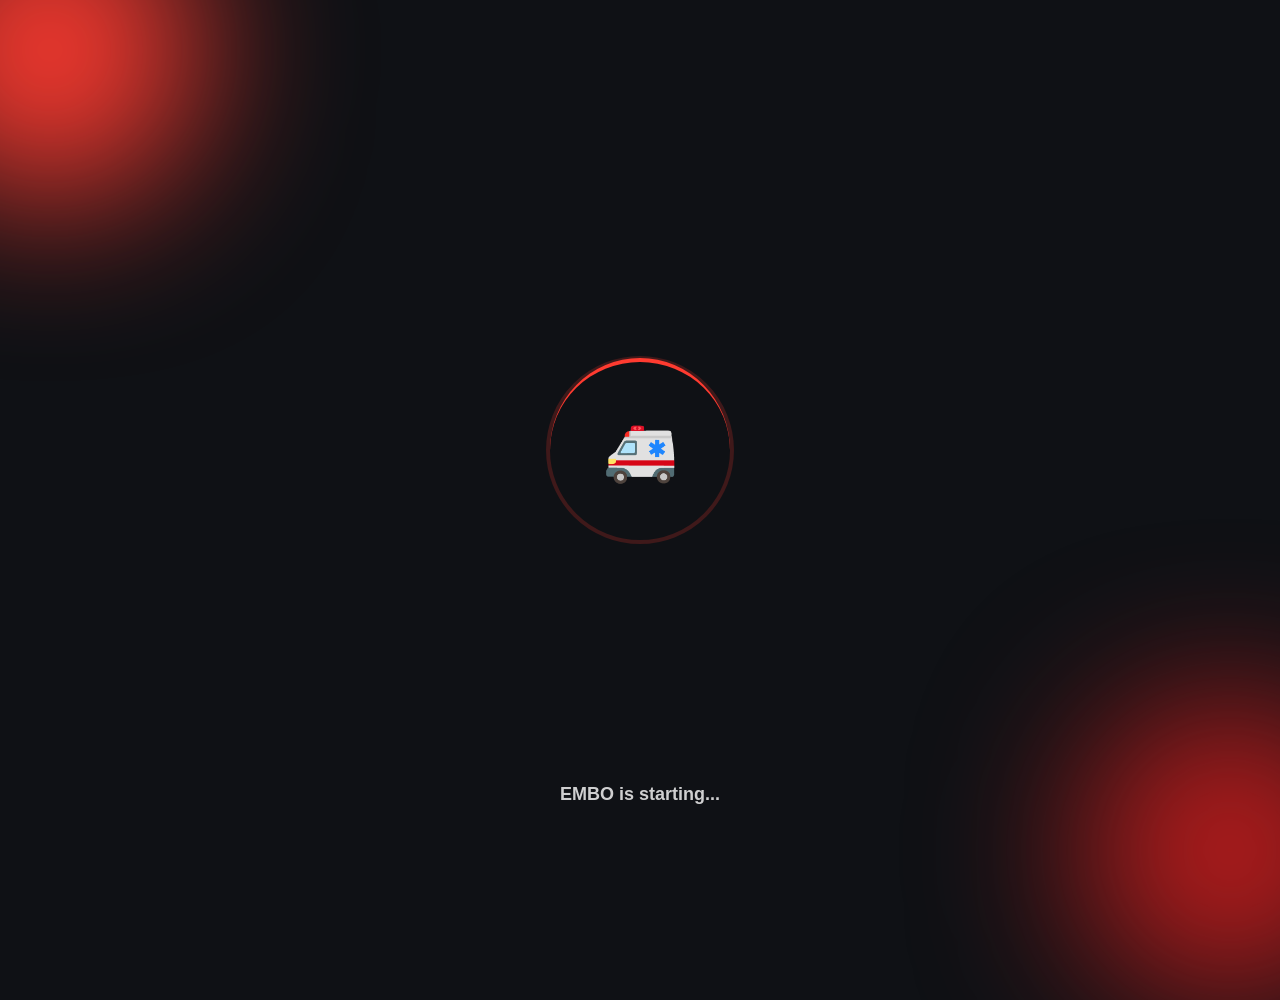
<file: EMBU-System/EMBU - App/index.html>
<!DOCTYPE html>
<html lang="en">
<head>
<meta charset="UTF-8">
<title>EMBU - Loading</title>

<style>

body{
    margin:0;
    height:100vh;
    display:flex;
    justify-content:center;
    align-items:center;
    background:#0f1115;
    font-family:Poppins, sans-serif;
    overflow:hidden;
}

/* 🔴 Background Glow */
.glow1,.glow2{
    position:absolute;
    border-radius:50%;
    filter:blur(80px);
}

.glow1{
    width:300px;
    height:300px;
    background:#ff3b30;
    top:-100px;
    left:-100px;
}

.glow2{
    width:300px;
    height:300px;
    background:#b71c1c;
    bottom:-100px;
    right:-100px;
}

/* 🚑 CENTER CIRCLE */
.loader{
    position:relative;
    width:180px;
    height:180px;
    border-radius:50%;
    border:4px solid rgba(255,59,48,0.2);
    display:flex;
    justify-content:center;
    align-items:center;
    animation:rotate 2s linear infinite;
}

/* spinning ring */
.loader::before{
    content:"";
    position:absolute;
    width:100%;
    height:100%;
    border-radius:50%;
    border-top:4px solid #ff3b30;
    animation:spin 1s linear infinite;
}

/* 🚑 ambulance */
.ambulance{
    font-size:60px;
    animation:float 1.2s ease-in-out infinite;
    z-index:2;
}

/* animations */
@keyframes spin{
    0%{transform:rotate(0);}
    100%{transform:rotate(360deg);}
}

@keyframes rotate{
    0%{transform:rotate(0);}
    100%{transform:rotate(-360deg);}
}

@keyframes float{
    0%,100%{transform:translateY(0);}
    50%{transform:translateY(-10px);}
}

/* text */
h2{
    position:absolute;
    bottom:80px;
    color:white;
    font-size:18px;
    opacity:0.8;
}

</style>
</head>

<body>

<div class="glow1"></div>
<div class="glow2"></div>

<div class="loader">
    <div class="ambulance">🚑</div>
</div>

<h2>EMBO is starting...</h2>

<script>
setTimeout(()=>{
    window.location.href = "login.html";
}, 3000);
</script>

</body>
</html>
</file>
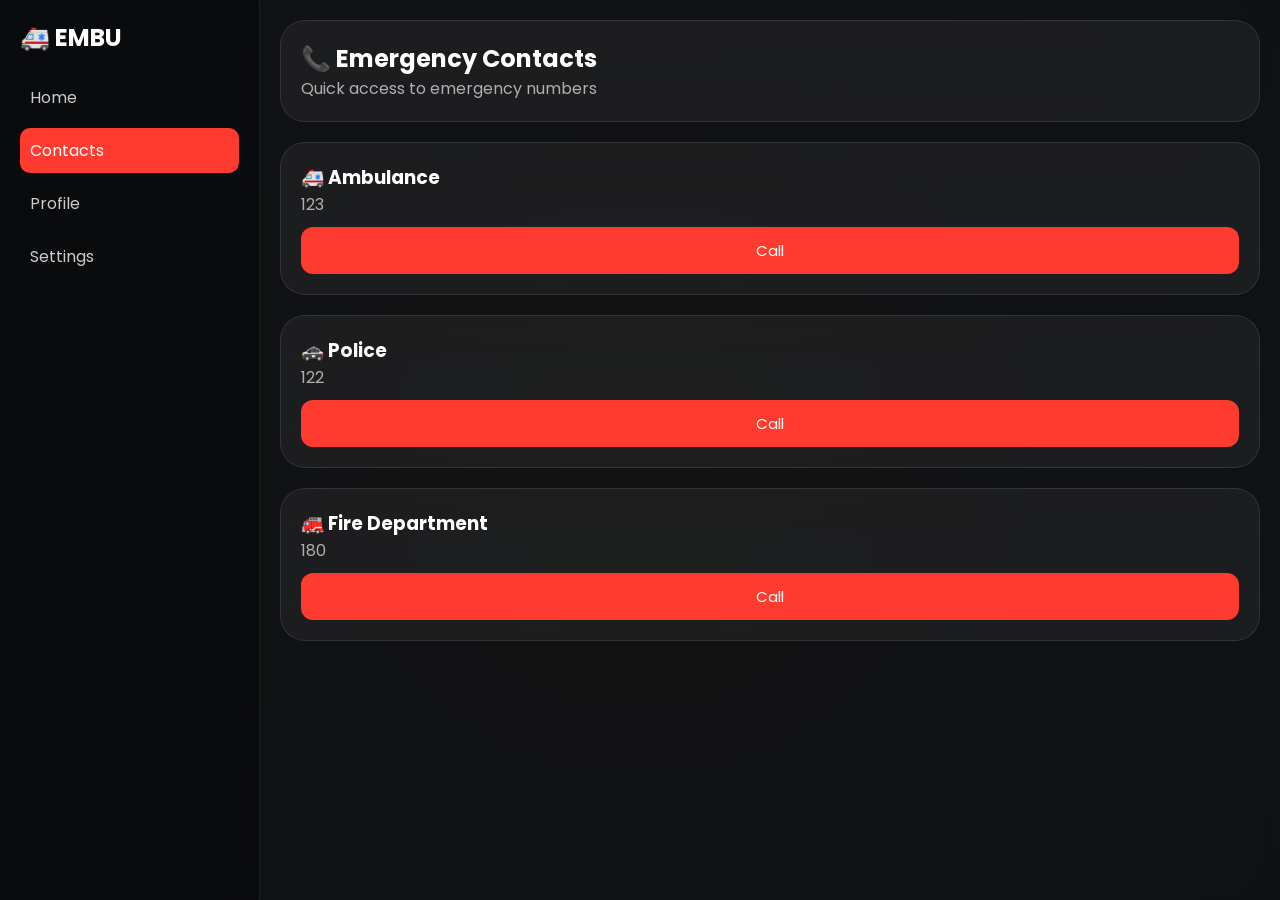
<file: EMBU-System/EMBU - App/contacts.html>
<!DOCTYPE html>
<html>
<head>
    <title>EMBU - Contacts</title>
    <link rel="stylesheet" href="style.css">
</head>

<body>

<div class="app">

    <!-- Sidebar -->
    <div class="sidebar">
        <h2>🚑 EMBU</h2>

        <a href="home.html">Home</a>
        
        <a href="contacts.html" class="active">Contacts</a>
        <a href="profile.html">Profile</a>
        <a href="settings.html">Settings</a>
    </div>

    <!-- Main -->
    <div class="main">

        <div class="card">
            <h2>📞 Emergency Contacts</h2>
            <p>Quick access to emergency numbers</p>
        </div>

        <div class="card">
            <h3>🚑 Ambulance</h3>
            <p>123</p>
            <button class="btn">Call</button>
        </div>

        <div class="card">
            <h3>🚓 Police</h3>
            <p>122</p>
            <button class="btn">Call</button>
        </div>

        <div class="card">
            <h3>🚒 Fire Department</h3>
            <p>180</p>
            <button class="btn">Call</button>
        </div>

    </div>

</div>

</body>
</html>
</html>
</file>
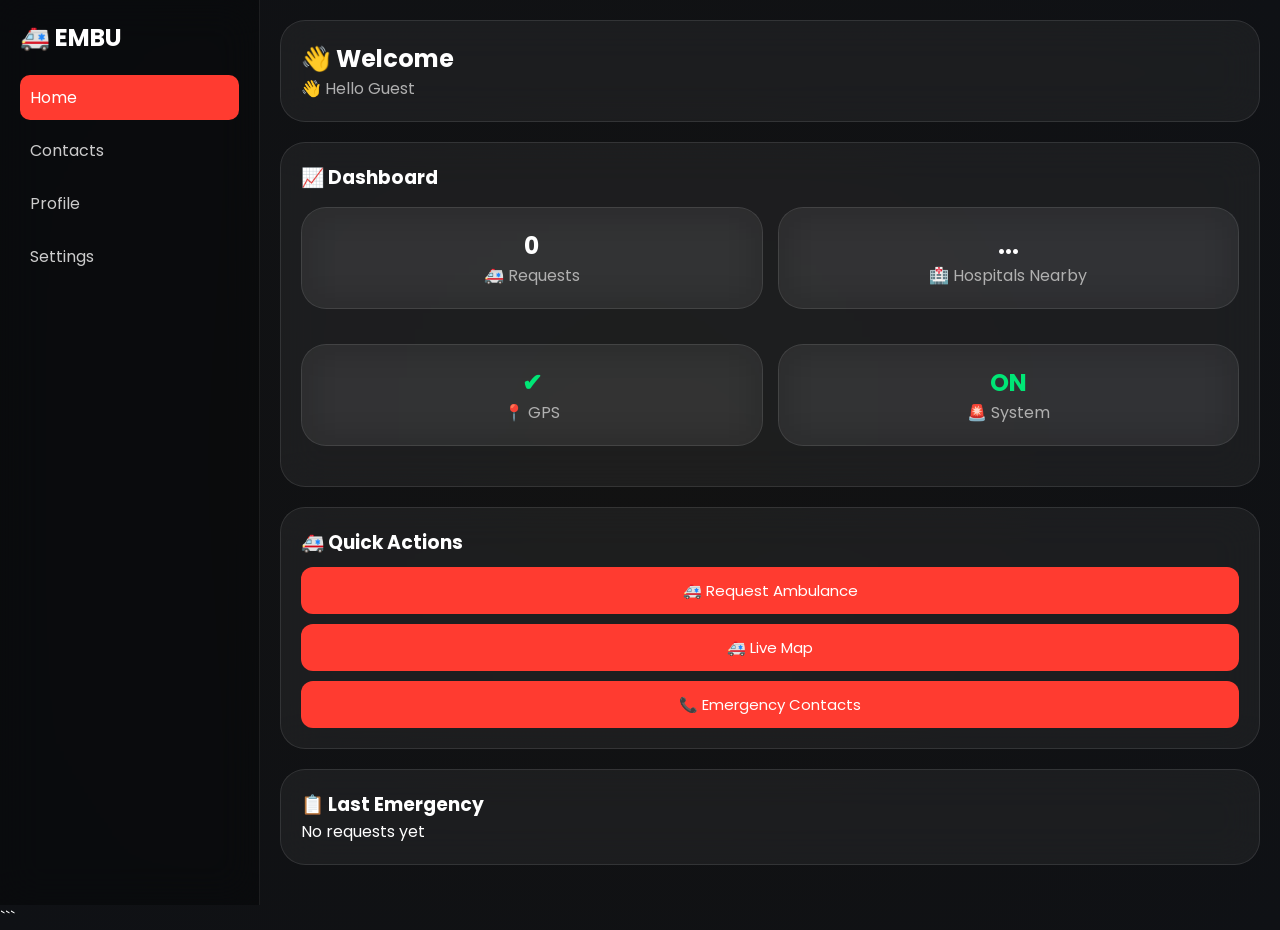
<file: EMBU-System/EMBU - App/home.html>
<!DOCTYPE html>
<html>
<head>
    <title>EMBU - Home</title>
    <link rel="stylesheet" href="style.css">
</head>

<body>

<div class="app">

    <!-- ===== SIDEBAR ===== -->
    <div class="sidebar">
        <h2>🚑 EMBU</h2>

        <a href="home.html" class="active">Home</a>
        
        <a href="contacts.html">Contacts</a>
        <a href="profile.html">Profile</a>
        <a href="settings.html">Settings</a>
    </div>

    <!-- ===== MAIN ===== -->
    <div class="main">

        <!-- Welcome -->
        <div class="card">
            <h2>👋 Welcome</h2>
            <p id="user">Loading user...</p>
        </div>

        <!-- ===== DASHBOARD STATS (CARDS) ===== -->
        <div class="card">
            <h3>📈 Dashboard</h3>

            <div style="display:grid;grid-template-columns:repeat(2,1fr);gap:15px;margin-top:15px;">

                <div class="card" style="text-align:center;">
                    <h2 id="totalRequests">0</h2>
                    <p>🚑 Requests</p>
                </div>

                <div class="card" style="text-align:center;">
                    <h2 id="hospitalCount">...</h2>
                    <p>🏥 Hospitals Nearby</p>
                </div>

                <div class="card" style="text-align:center;">
                    <h2 class="online">✔</h2>
                    <p>📍 GPS</p>
                </div>

                <div class="card" style="text-align:center;">
                    <h2 class="online">ON</h2>
                    <p>🚨 System</p>
                </div>

            </div>
        </div>

        <!-- Quick Actions -->
        <div class="card">

            <h3>🚑 Quick Actions</h3>

            <button class="btn" onclick="goRequest()">🚑 Request Ambulance</button>
            <button class="btn" onclick="goLiveMap()">🚑 Live Map</button>
            <button class="btn" onclick="goContacts()">📞 Emergency Contacts</button>

        </div>

        <!-- Last Emergency -->
        <div class="card">

            <h3>📋 Last Emergency</h3>

            <div id="lastEmergency">
                No requests yet
            </div>

        </div>

    </div>

</div>

<script>

/////////////////////////////////////////////////////
// USER
/////////////////////////////////////////////////////
let user = JSON.parse(localStorage.getItem("embo_user"));

if(user){
    document.getElementById("user").innerHTML =
        "👋 Hello, " + user.name;
} else {
    document.getElementById("user").innerHTML =
        "👋 Hello Guest";
}


/////////////////////////////////////////////////////
// REQUESTS COUNT
/////////////////////////////////////////////////////

let requests =
JSON.parse(localStorage.getItem("embo_requests")) || [];

document.getElementById("totalRequests").innerHTML =
requests.length;

/////////////////////////////////////////////////////
// LAST REQUEST
/////////////////////////////////////////////////////

if(requests.length > 0){

    let last = requests[requests.length - 1];

    document.getElementById("lastEmergency").innerHTML = `
        <p>🚑 Type: ${last.type}</p>
        <p>⏰ Time: ${last.time}</p>
        <p>📡 Status: ${last.status}</p>
    `;
}

/////////////////////////////////////////////////////
// NEARBY HOSPITALS
/////////////////////////////////////////////////////

navigator.geolocation.getCurrentPosition(async function(pos){

    let lat = pos.coords.latitude;
    let lng = pos.coords.longitude;

    let query = `
    [out:json];
    node["amenity"="hospital"](around:7000,${lat},${lng});
    out;
    `;

    let url =
    "https://overpass-api.de/api/interpreter?data=" +
    encodeURIComponent(query);

    try{

        let res = await fetch(url);
        let data = await res.json();

        document.getElementById("hospitalCount").innerHTML =
        data.elements.length;

    }
    catch{

        document.getElementById("hospitalCount").innerHTML =
        "0";

    }

});

/////////////////////////////////////////////////////
// NAVIGATION
/////////////////////////////////////////////////////

function goRequest(){
    window.location.href = "request.html";
}

function goLiveMap(){
    window.location.href = "livemap.html";
}

function goContacts(){
    window.location.href = "contacts.html";
}

</script>

</body>
</html>
```
</file>
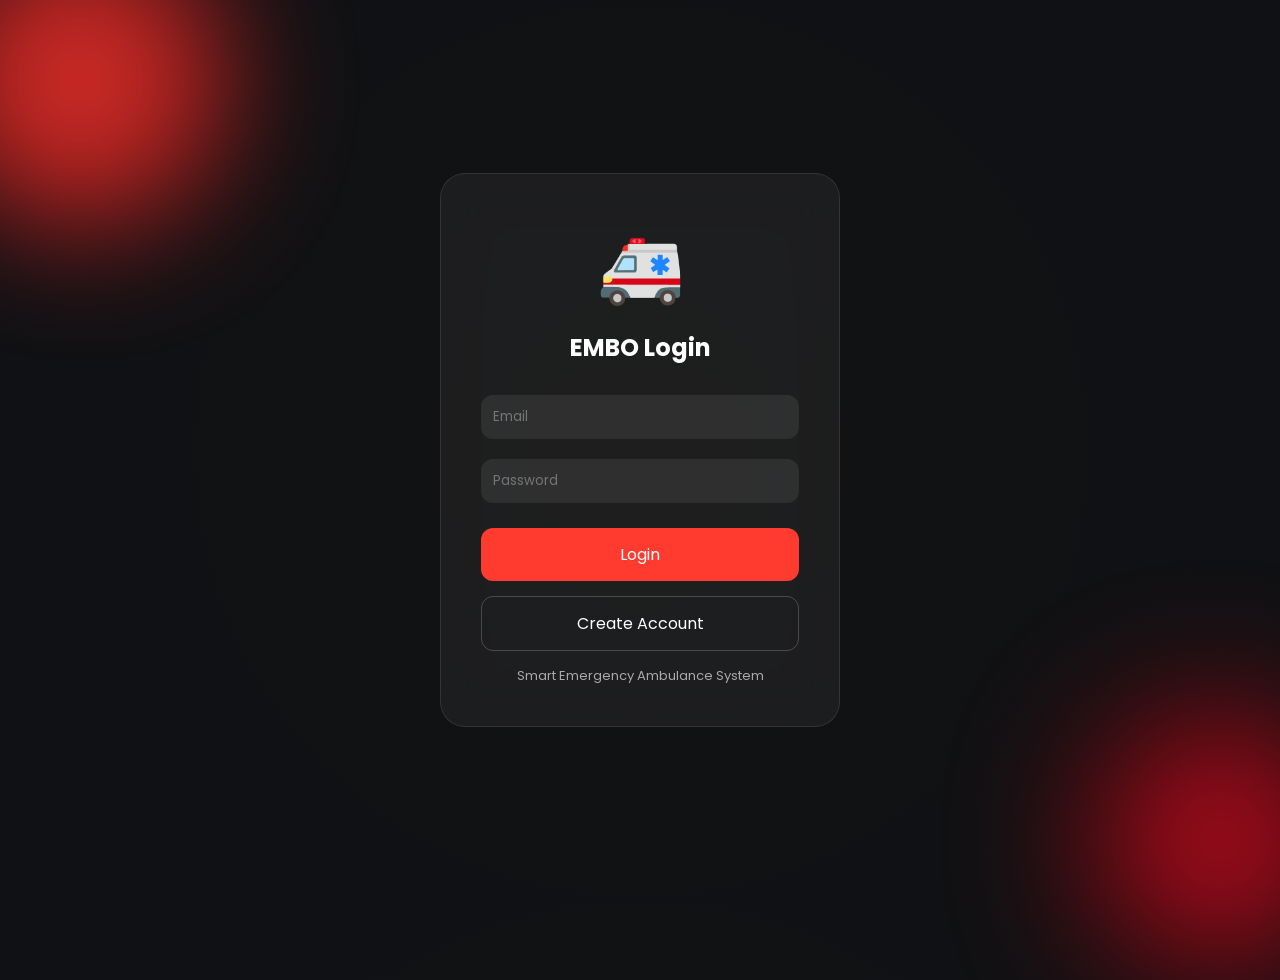
<file: EMBU-System/EMBU - App/login.html>
<!DOCTYPE html>
<html lang="en">
<head>
<meta charset="UTF-8">
<title>EMBU - Login</title>

<link href="https://fonts.googleapis.com/css2?family=Poppins:wght@300;400;500;600;700&display=swap" rel="stylesheet">

<style>

*{
    margin:0;
    padding:0;
    box-sizing:border-box;
    font-family:'Poppins',sans-serif;
}

body{
    height:100vh;
    display:flex;
    justify-content:center;
    align-items:center;
    background: radial-gradient(circle at center, #121212 0%, #0f1115 100%);
    overflow:hidden;
}

/* 🔴 Glow Background */
.circle1{
    position:absolute;
    width:320px;
    height:320px;
    background:radial-gradient(circle, #ff3b30 0%, #b71c1c 60%, transparent 80%);
    border-radius:50%;
    filter:blur(60px);
    top:-80px;
    left:-80px;
    opacity:0.9;
}

.circle2{
    position:absolute;
    width:280px;
    height:280px;
    background:radial-gradient(circle, #ff1744 0%, #8e0000 60%, transparent 80%);
    border-radius:50%;
    filter:blur(70px);
    bottom:-80px;
    right:-80px;
    opacity:0.85;
}

/* 🧊 Card */
.card{
    width:400px;
    padding:40px;
    text-align:center;

    background:rgba(255,255,255,0.05);
    border:1px solid rgba(255,255,255,0.1);
    backdrop-filter:blur(20px);
    border-radius:25px;
    color:white;

    animation:fade 1s ease;
}

.logo{
    font-size:70px;
    margin-bottom:10px;
}

h2{
    margin-bottom:20px;
}

input{
    width:100%;
    padding:12px;
    margin:10px 0;
    border:none;
    border-radius:12px;
    background:rgba(255,255,255,0.08);
    color:white;
    outline:none;
}

input:focus{
    border:1px solid #ff3b30;
    box-shadow:0 0 10px rgba(255,59,48,0.4);
}

/* 🔘 Buttons */
button{
    width:100%;
    padding:14px;
    margin-top:15px;
    border:none;
    border-radius:12px;
    background:#ff3b30;
    color:white;
    font-size:16px;
    cursor:pointer;
    transition:.3s;
}

button:hover{
    transform:translateY(-3px);
    box-shadow:0 10px 25px rgba(255,59,48,0.4);
}

.secondary{
    background:transparent;
    border:1px solid rgba(255,255,255,0.2);
}

.secondary:hover{
    background:rgba(255,255,255,0.08);
}

/* ✨ Animation */
@keyframes fade{
from{
    opacity:0;
    transform:translateY(20px);
}
to{
    opacity:1;
    transform:translateY(0);
}
}

.small{
    margin-top:15px;
    font-size:13px;
    color:#aaa;
}

</style>
</head>

<body>

<div class="circle1"></div>
<div class="circle2"></div>

<div class="card">

    <div class="logo">🚑</div>

    <h2>EMBO Login</h2>

    <input type="email" id="email" placeholder="Email">
    <input type="password" id="password" placeholder="Password">

    <button onclick="login()">Login</button>

    <button class="secondary"
    onclick="window.location.href='register.html'">
        Create Account
    </button>

    <div class="small">
        Smart Emergency Ambulance System
    </div>

</div>

<script>
function login(){

    let email = document.getElementById("email").value;
    let password = document.getElementById("password").value;

    let savedUser = JSON.parse(localStorage.getItem("embo_user"));

    if(!savedUser){
        alert("No account found");
        return;
    }

    if(email === savedUser.email && password === savedUser.password){

        localStorage.setItem("embo_logged", "true");
        window.location.href = "home.html";

    } else {
        alert("Wrong email or password");
    }
}

</script>

</body>
</html>
</file>
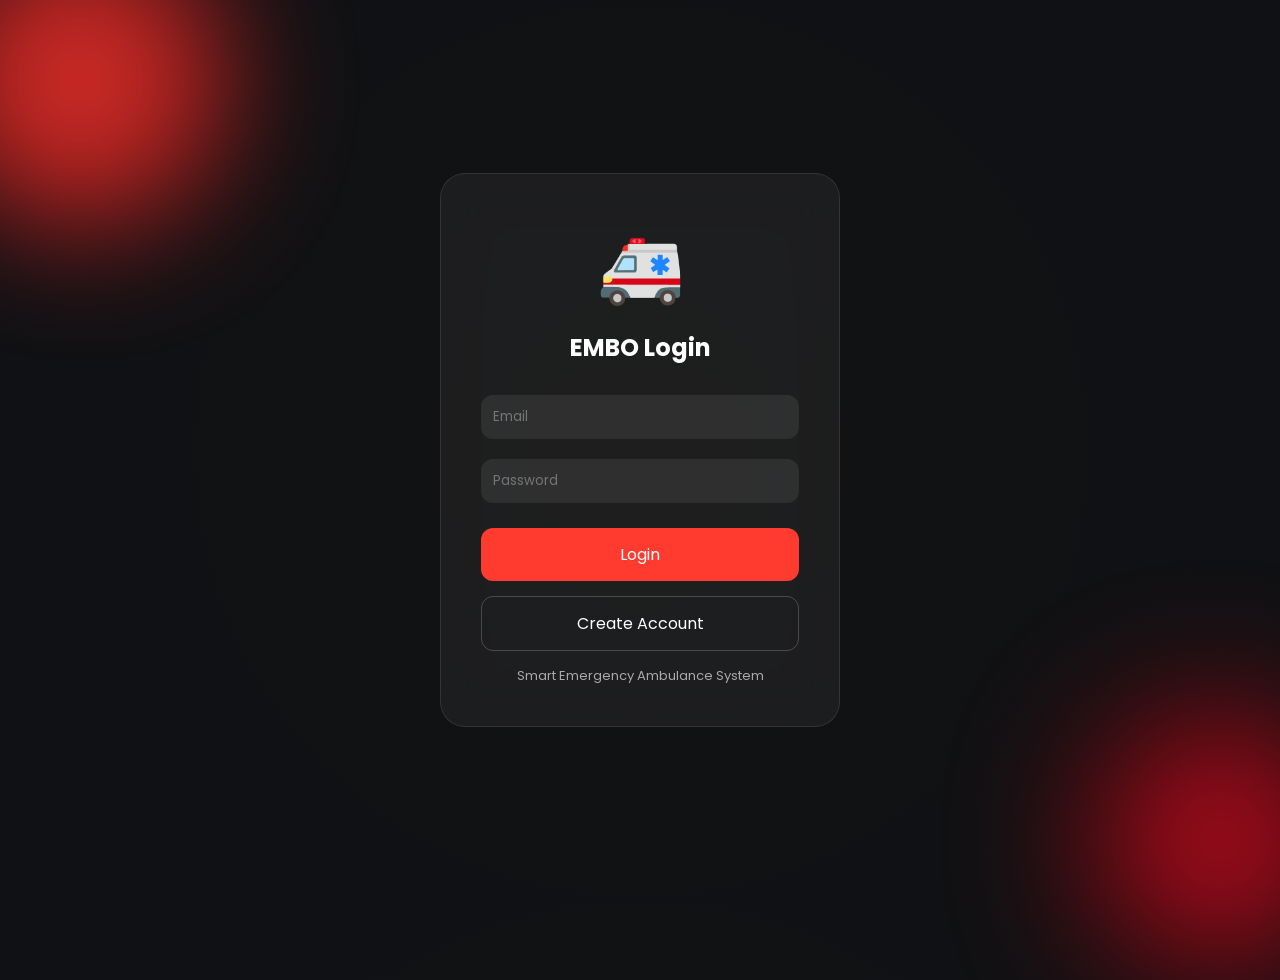
<file: EMBU-System/EMBU - App/profile.html>
<!DOCTYPE html>
<html>
<head>
    <title>EMBU - Profile</title>
    <link rel="stylesheet" href="style.css">

    <!-- 🔐 حماية الصفحة -->
    <script>
        if(localStorage.getItem("embo_logged") !== "true"){
            window.location.href = "login.html";
        }
    </script>
</head>

<body>

<div class="app">

    <!-- SIDEBAR -->
    <div class="sidebar">
        <h2>🚑 EMBU</h2>

        <a href="home.html">Home</a>

        <a href="contacts.html">Contacts</a>
        <a href="profile.html" class="active">Profile</a>
        <a href="settings.html">Settings</a>
    </div>

    <!-- MAIN -->
    <div class="main">

        <!-- PROFILE HEADER -->
        <div class="card">
            <h2>👤 Profile</h2>
            <p>Your personal information</p>
        </div>

        <!-- USER INFO BOXES -->
        <div class="card">
            <h3>📧 Email</h3>
            <div id="email">Loading...</div>
        </div>

        <div class="card">
            <h3>📱 Phone</h3>
            <div id="phone">Loading...</div>
        </div>

        <!-- HISTORY -->
        <div class="card">
            <h3>📊 Emergency History</h3>
            <div id="history"></div>
        </div>

        <!-- LOGOUT -->
        <div class="card">
            <button class="btn" onclick="logout()">🚪 Logout</button>
        </div>

    </div>

</div>

<script>

/////////////////////////////////////////////////////
// 👤 LOAD USER DATA (FIXED)
/////////////////////////////////////////////////////

let user = JSON.parse(localStorage.getItem("embo_user"));

if(user){

    document.getElementById("email").innerText = user.email || "Not found";
    document.getElementById("phone").innerText = user.phone || "Not found";

} else {

    document.getElementById("email").innerText = "No user found";
    document.getElementById("phone").innerText = "No user found";
}

/////////////////////////////////////////////////////
// 📊 HISTORY
/////////////////////////////////////////////////////

function loadHistory(){

    let requests = JSON.parse(localStorage.getItem("embo_requests")) || [];

    let historyDiv = document.getElementById("history");

    historyDiv.innerHTML = "";

    if(requests.length === 0){
        historyDiv.innerHTML = "<p>No emergency requests yet</p>";
        return;
    }

    requests.slice().reverse().forEach(req => {

        historyDiv.innerHTML += `
            <div style="
                background:#0f1115;
                padding:12px;
                margin-top:10px;
                border-radius:12px;
                border:1px solid #2a2f3a;
            ">
                <p>🚑 Type: ${req.type}</p>
                <p>⏰ Time: ${req.time}</p>
                <p>📡 Status: ${req.status}</p>

                <button class="btn" onclick="cancelRequest(${req.id})">
                    ❌ Cancel
                </button>
            </div>
        `;
    });
}

function cancelRequest(id){

    let requests = JSON.parse(localStorage.getItem("embo_requests")) || [];

    requests = requests.filter(r => r.id !== id);

    localStorage.setItem("embo_requests", JSON.stringify(requests));

    alert("Request Cancelled ❌");

    loadHistory();
}

setInterval(loadHistory, 2000);
loadHistory();

/////////////////////////////////////////////////////
// 🚪 LOGOUT
/////////////////////////////////////////////////////

function logout(){

    localStorage.removeItem("embo_logged");
    localStorage.removeItem("embo_user");
    localStorage.removeItem("embo_current_request");

    alert("Logged out ✔");

    window.location.href = "login.html";
}


</script>

</body>
</html>
</file>
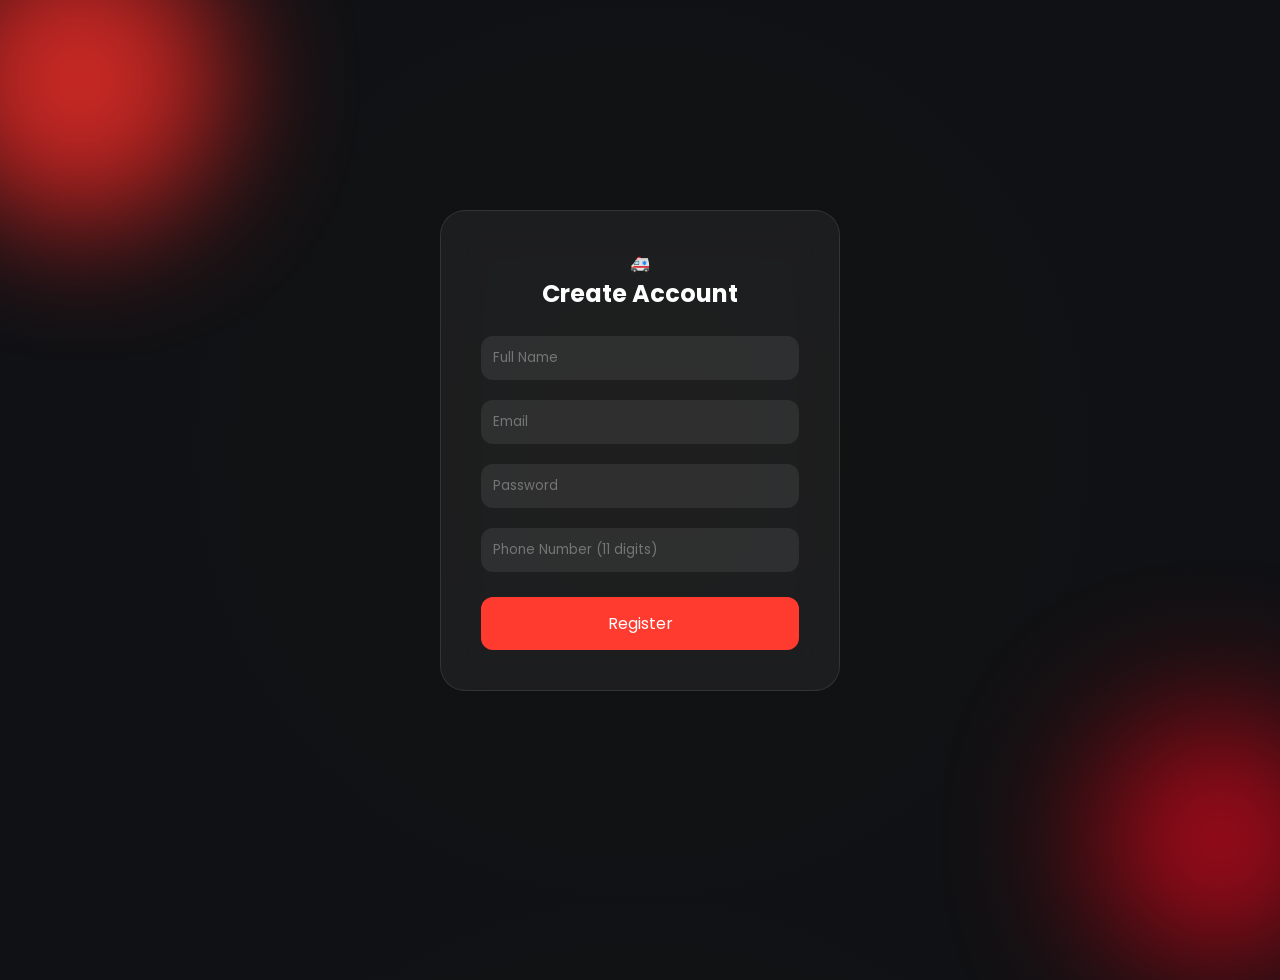
<file: EMBU-System/EMBU - App/register.html>
<!DOCTYPE html>
<html lang="en">
<head>
<meta charset="UTF-8">
<title>EMBU Register</title>

<link href="https://fonts.googleapis.com/css2?family=Poppins:wght@300;500;600;700&display=swap" rel="stylesheet">

<style>

/* SAME BASE */
*{
    margin:0;
    padding:0;
    box-sizing:border-box;
    font-family:'Poppins',sans-serif;
}

body{
    height:100vh;
    display:flex;
    justify-content:center;
    align-items:center;
    background: radial-gradient(circle at center, #121212 0%, #0f1115 100%);
    overflow:hidden;
}

/* SAME GLOW */
.circle1{
    position:absolute;
    width:320px;
    height:320px;
    background:radial-gradient(circle, #ff3b30 0%, #b71c1c 60%, transparent 80%);
    border-radius:50%;
    filter:blur(60px);
    top:-80px;
    left:-80px;
    opacity:0.9;
}

.circle2{
    position:absolute;
    width:280px;
    height:280px;
    background:radial-gradient(circle, #ff1744 0%, #8e0000 60%, transparent 80%);
    border-radius:50%;
    filter:blur(70px);
    bottom:-80px;
    right:-80px;
    opacity:0.85;
}

/* SAME CARD */
.card{
    width:400px;
    padding:40px;
    text-align:center;

    background:rgba(255,255,255,0.05);
    border:1px solid rgba(255,255,255,0.1);
    backdrop-filter:blur(20px);
    border-radius:25px;
    color:white;
}

/* INPUTS SAME LOGIN */
input{
    width:100%;
    padding:12px;
    margin:10px 0;
    border:none;
    border-radius:12px;
    background:rgba(255,255,255,0.08);
    color:white;
    outline:none;
}

input:focus{
    border:1px solid #ff3b30;
    box-shadow:0 0 10px rgba(255,59,48,0.4);
}

/* BUTTON SAME */
button{
    width:100%;
    padding:14px;
    margin-top:15px;
    border:none;
    border-radius:12px;
    background:#ff3b30;
    color:white;
    cursor:pointer;
    font-size:16px;
    transition:.3s;
}

button:hover{
    transform:translateY(-3px);
    box-shadow:0 10px 25px rgba(255,59,48,0.4);
}

h2{
    margin-bottom:15px;
}

</style>
</head

<body>

<div class="circle1"></div>
<div class="circle2"></div>

<div class="card">

    <div class="logo">🚑</div>

    <h2>Create Account</h2>

    <input type="text" id="name" placeholder="Full Name">
    <input type="email" id="email" placeholder="Email">
    <input type="password" id="password" placeholder="Password">

    <input type="text" id="phone" placeholder="Phone Number (11 digits)"maxlength="11"oninput="this.value=this.value.replace(/[^0-9]/g,'')">



    <button onclick="register()">Register</button>

</div>

<script>
function register(){

    let name = document.getElementById("name").value;
    let email = document.getElementById("email").value;
    let phone = document.getElementById("phone").value;
    let password = document.getElementById("password").value;

    if(name === "" || email === "" || phone === "" || password === ""){
        alert("Please fill all fields");
        return;
    }

    if(phone.length !== 11){
        alert("Phone must be 11 digits");
        return;
    }

    let user = {
        name: name,
        email: email,
        phone: phone,
        password: password
    };

    localStorage.setItem("embo_user", JSON.stringify(user));
    localStorage.setItem("embo_logged", "true");

    alert("Account created 🚑");

    window.location.href = "home.html";
}
</script>

</body>
</html>
</file>
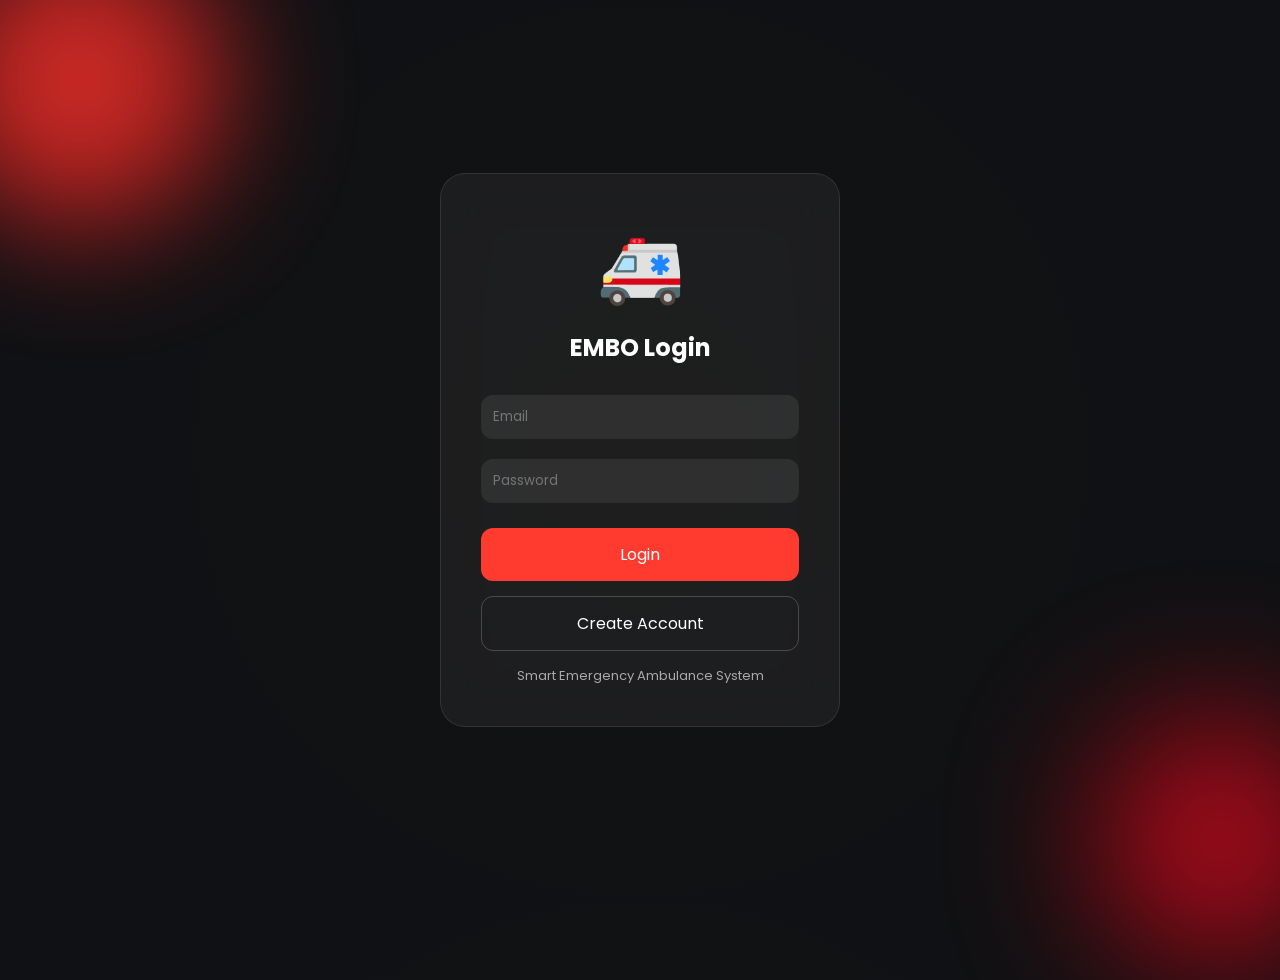
<file: EMBU-System/EMBU - App/request.html>
<!DOCTYPE html>
<html>
<head>
    <title>EMBU - Request</title>
    <link rel="stylesheet" href="style.css">

    <script>
        // حماية تسجيل الدخول
        if(localStorage.getItem("embo_logged") !== "true"){
            window.location.href = "login.html";
        }
    </script>
</head>

<body>

<div class="app">

    <!-- SIDEBAR -->
    <div class="sidebar">
        <h2>🚑 EMBU</h2>

        <a href="home.html">Home</a>
        <a href="contacts.html">Contacts</a>
        <a href="profile.html">Profile</a>
        <a href="settings.html">Settings</a>
    </div>

    <!-- MAIN -->
    <div class="main">

        <div class="card">
            <h2>🚑 Emergency Request</h2>
            <p>Select case type</p>

            <select id="type">
                <option value="Accident">🚑 Accident</option>
                <option value="Heart Attack">❤️ Heart Attack</option>
                <option value="Fire or Explosion">🔥 Fire / Explosion</option>
                <option value="Breathing Issue">🫁 Breathing Issue</option>
                <option value="Other">⚠️ Other</option>
            </select>

            <button class="btn" onclick="sendRequest()">
                🚑 Send Request
            </button>

        </div>

    </div>

</div>

<script>

function sendRequest(){

    let type = document.getElementById("type").value;

    navigator.geolocation.getCurrentPosition((pos)=>{

        // 👤 get user data from register
        let user = JSON.parse(localStorage.getItem("embo_user"));

        // 📦 get old requests
        let requests = JSON.parse(localStorage.getItem("embo_requests")) || [];

        // 🚑 new request object
        let newRequest = {
            id: Date.now(),

            type: type,

            // 👇 user real data
            name: user ? user.name : "Unknown",
            phone: user ? user.phone : "Unknown",

            condition: "Unknown",
            address: "Current Location",
            severity: "Medium",

            time: new Date().toLocaleString(),
            status: "Searching 🚑",

            lat: pos.coords.latitude,
            lng: pos.coords.longitude
        };

        // ➕ add request
        requests.push(newRequest);

        // 💾 save
        localStorage.setItem("embo_requests", JSON.stringify(requests));
        localStorage.setItem("embo_current_request", JSON.stringify(newRequest));

        alert("🚑 Request Sent Successfully");

        // 🔁 go to map
        window.location.href = "map.html";

    }, ()=>{

        alert("GPS permission denied ❌");

    });

}

</script>

</body>
</html>
</file>
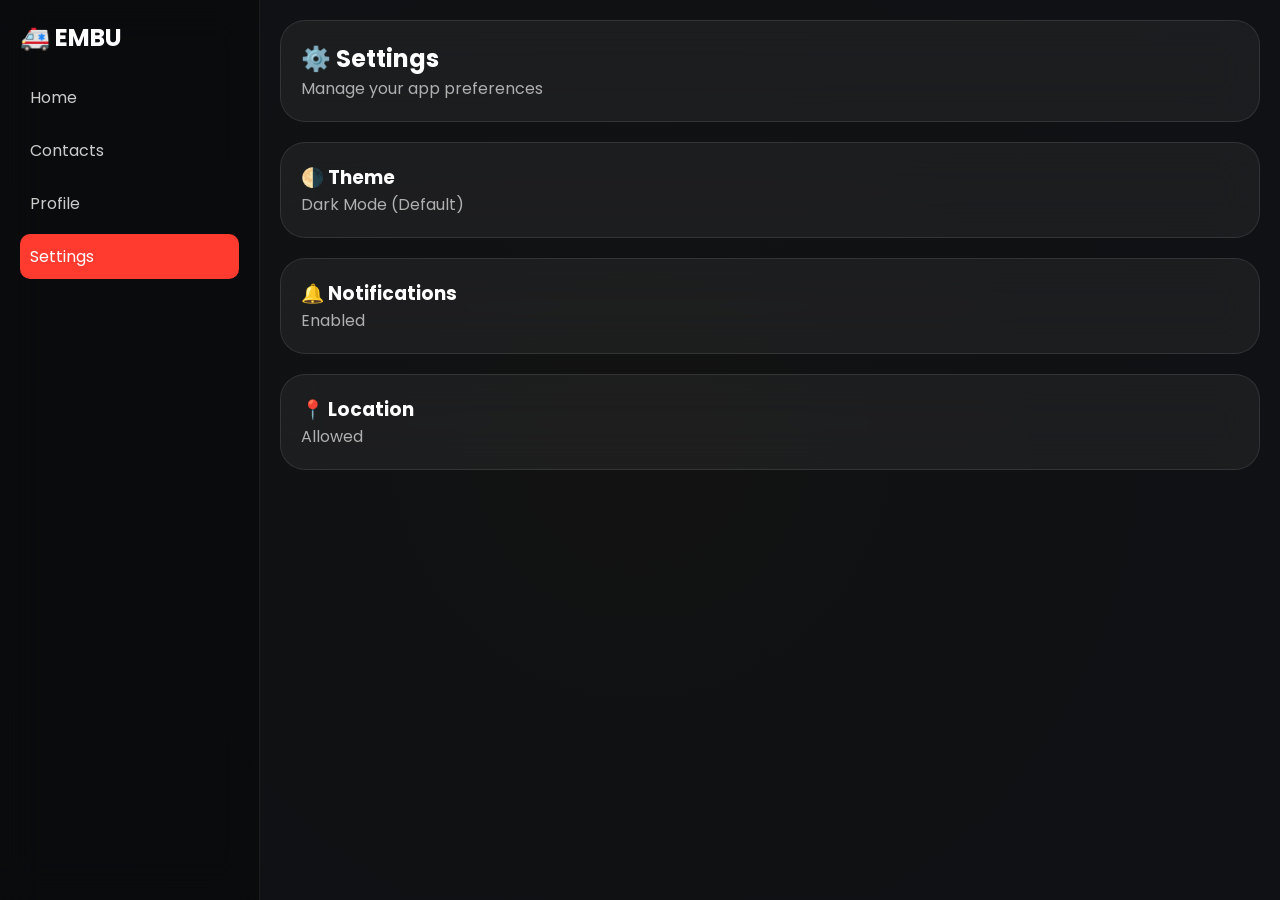
<file: EMBU-System/EMBU - App/settings.html>
<!DOCTYPE html>
<html>
<head>
    <title>EMBU - Settings</title>
    <link rel="stylesheet" href="style.css">
</head>

<body>

<div class="app">

    <div class="sidebar">
        <h2>🚑 EMBU</h2>

        <a href="home.html">Home</a>
        
        <a href="contacts.html">Contacts</a>
        <a href="profile.html">Profile</a>
        <a href="settings.html" class="active">Settings</a>
    </div>

    <div class="main">

        <div class="card">
            <h2>⚙️ Settings</h2>
            <p>Manage your app preferences</p>
        </div>

        <div class="card">
            <h3>🌗 Theme</h3>
            <p>Dark Mode (Default)</p>
        </div>

        <div class="card">
            <h3>🔔 Notifications</h3>
            <p>Enabled</p>
        </div>

        <div class="card">
            <h3>📍 Location</h3>
            <p>Allowed</p>
        </div>

    </div>

</div>

</body>
</html>
</file>
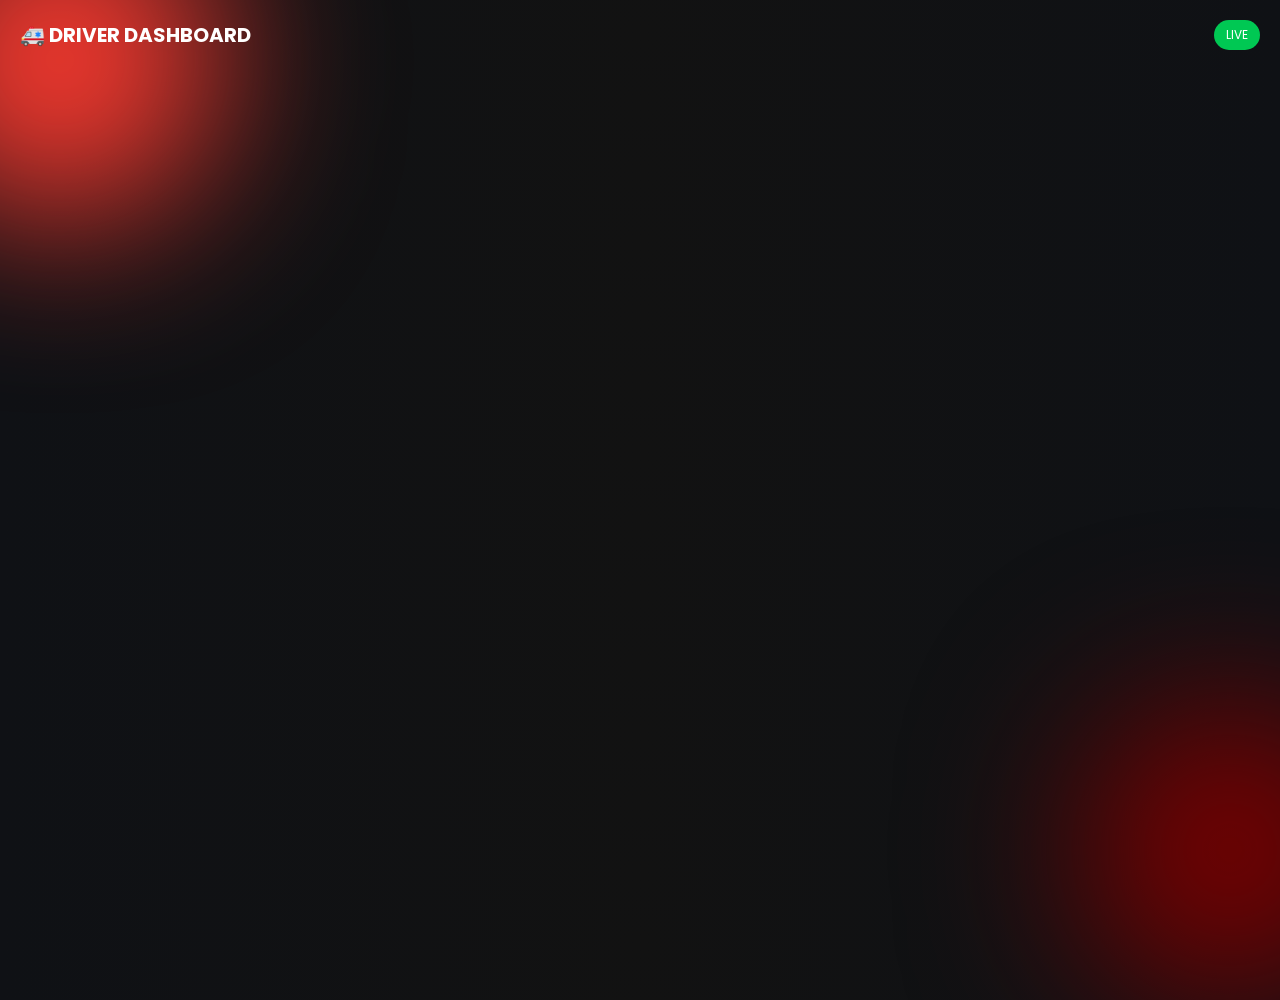
<file: EMBU-System/EMBU - Driver App/driver-home.html>
<!DOCTYPE html>
<html>
<head>
<meta charset="UTF-8">
<title>EMBU - Driver Home</title>

<link href="https://fonts.googleapis.com/css2?family=Poppins:wght@300;400;500;600;700&display=swap" rel="stylesheet">

<style>

body{
    margin:0;
    font-family:Poppins;
    background: radial-gradient(circle at center, #121212 0%, #0f1115 100%);
    color:white;
}

.circle1,.circle2{
    position:absolute;
    border-radius:50%;
    filter:blur(85px);
    z-index:0;
}

.circle1{
    width:320px;
    height:320px;
    background:#ff3b30;
    top:-100px;
    left:-100px;
}

.circle2{
    width:300px;
    height:300px;
    background:#7a0000;
    bottom:-100px;
    right:-100px;
}

.container{
    position:relative;
    z-index:1;
    padding:20px;
}

.header{
    display:flex;
    justify-content:space-between;
    align-items:center;
}

.logo{
    font-size:20px;
    font-weight:700;
}

.status{
    background:#00c853;
    padding:6px 12px;
    border-radius:20px;
    font-size:12px;
}

.card{
    margin-top:15px;
    padding:20px;
    border-radius:25px;
    background:rgba(255,255,255,0.05);
    border:1px solid rgba(255,255,255,0.1);
    backdrop-filter:blur(20px);
}

.alert{
    border-left:4px solid #ff3b30;
}

.big{
    font-size:18px;
    font-weight:600;
}

.info{
    color:#ccc;
    font-size:14px;
    margin-top:6px;
}

button{
    width:100%;
    padding:12px;
    margin-top:10px;
    border:none;
    border-radius:12px;
    background:#ff3b30;
    color:white;
    cursor:pointer;
    transition:0.3s;
}

button:hover{
    transform:translateY(-3px);
    box-shadow:0 10px 25px rgba(255,59,48,0.4);
}

.secondary{
    background:transparent;
    border:1px solid rgba(255,255,255,0.2);
}

</style>
</head>

<body>

<div class="circle1"></div>
<div class="circle2"></div>

<div class="container">

<div class="header">
<div class="logo">🚑 DRIVER DASHBOARD</div>
<div class="status">LIVE</div>
</div>

<div id="requests"></div>

</div>

<script>

/////////////////////////////////////////////////////
// 🚑 LOAD REQUESTS (NEWEST FIRST)
/////////////////////////////////////////////////////

function loadRequests(){

let requests = JSON.parse(localStorage.getItem("embo_requests")) || [];

// 🔥 FIX: newest request on top
requests.sort((a, b) => b.id - a.id);

let container = document.getElementById("requests");
container.innerHTML = "";

requests.forEach(req => {

container.innerHTML += `
<div class="card alert">

    <div class="big">🚨 Emergency Request</div>

    <div class="info">🚑 Type: ${req.type}</div>
    <div class="info">👤 Name: ${req.name}</div>
    <div class="info">📞 Phone: ${req.phone}</div>
    <div class="info">❤️ Condition: ${req.condition}</div>
    <div class="info">📍 Address: ${req.address}</div>
    <div class="info">⏰ Time: ${req.time}</div>
    <div class="info">📡 Status: ${req.status}</div>
    <div class="info">🚨 Severity: ${req.severity}</div>

    <button onclick="accept(${req.id})">Accept 🚑</button>
    <button class="secondary" onclick="reject(${req.id})">Reject ❌</button>

</div>
`;

});

}

/////////////////////////////////////////////////////
// 🚑 ACCEPT
/////////////////////////////////////////////////////

function accept(id){

let requests = JSON.parse(localStorage.getItem("embo_requests"));

let selected = requests.find(r => r.id === id);

selected.status = "Accepted 🚑";

localStorage.setItem("embo_driver_current", JSON.stringify(selected));

window.location.href = "driver-map.html";

}

/////////////////////////////////////////////////////
// ❌ REJECT
/////////////////////////////////////////////////////

function reject(id){

let requests = JSON.parse(localStorage.getItem("embo_requests"));

requests = requests.filter(r => r.id !== id);

localStorage.setItem("embo_requests", JSON.stringify(requests));

loadRequests();

}

/////////////////////////////////////////////////////
// 🚀 INIT
/////////////////////////////////////////////////////

loadRequests();

</script>

</body>
</html>
</file>
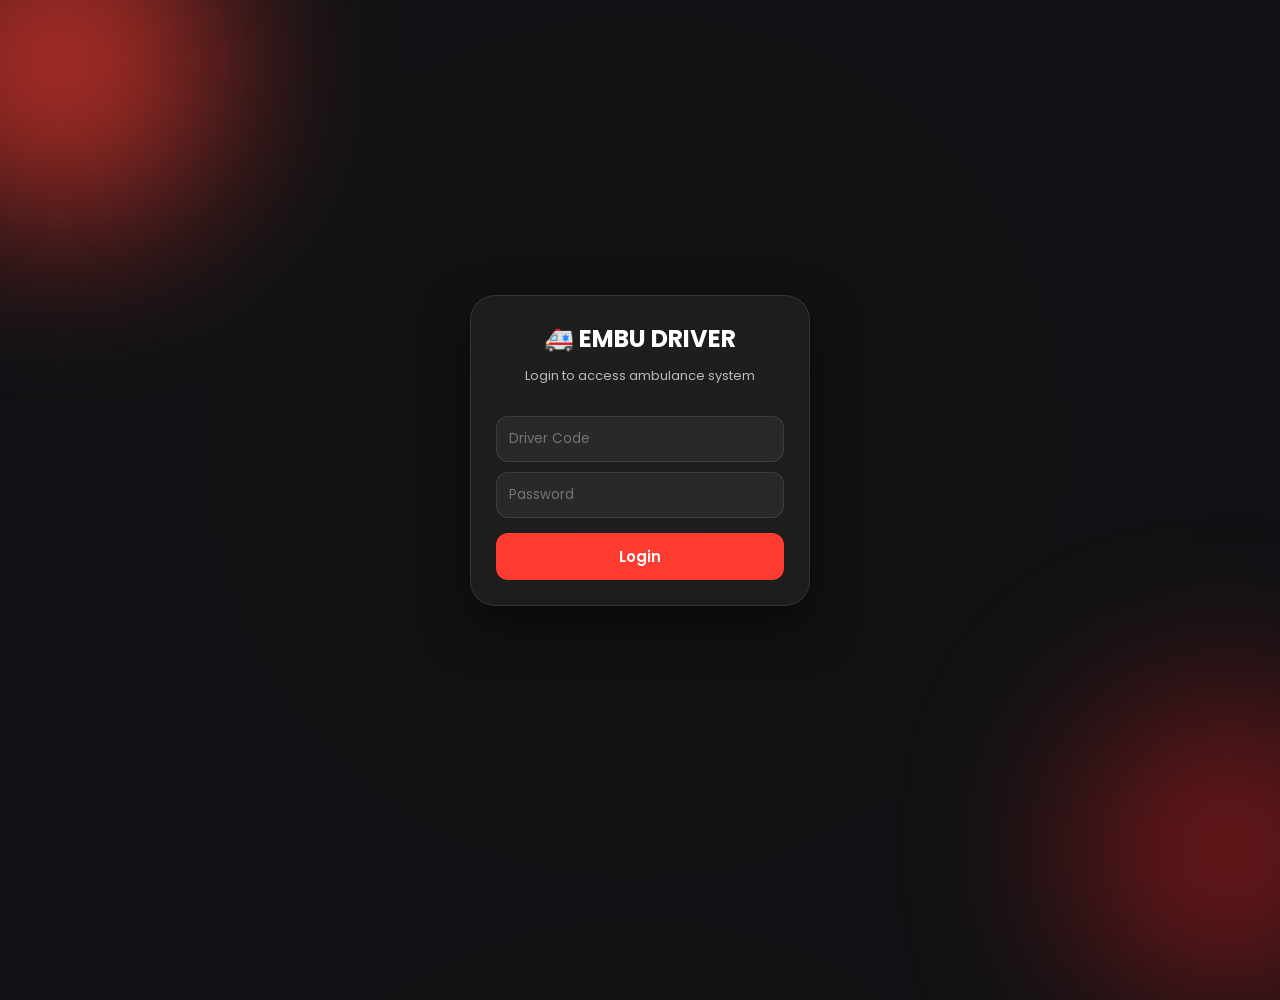
<file: EMBU-System/EMBU - Driver App/driver-login.html>
<!DOCTYPE html>
<html lang="en">
<head>
<meta charset="UTF-8">
<title>EMBU - Driver Login</title>

<link href="https://fonts.googleapis.com/css2?family=Poppins:wght@300;400;500;600;700&display=swap" rel="stylesheet">
<link rel="stylesheet" href="style.css">

<style>

body{
    margin:0;
    font-family:Poppins;
    background: radial-gradient(circle at center, #121212 0%, #0f1115 100%);
    height:100vh;
    display:flex;
    justify-content:center;
    align-items:center;
    overflow:hidden;
    color:white;
}

/* glow نفس بتاع الهوم */
.circle1,.circle2{
    position:absolute;
    border-radius:50%;
    filter:blur(90px);
    z-index:0;
}

.circle1{
    width:320px;
    height:320px;
    background:#ff3b30;
    top:-100px;
    left:-100px;
    opacity:0.7;
}

.circle2{
    width:300px;
    height:300px;
    background:#b71c1c;
    bottom:-100px;
    right:-100px;
    opacity:0.6;
}

/* LOGIN CARD */
.login-card{
    position:relative;
    z-index:1;
    width:340px;
    padding:25px;
    border-radius:25px;
    background:rgba(255,255,255,0.05);
    border:1px solid rgba(255,255,255,0.1);
    backdrop-filter:blur(20px);
    box-shadow:0 20px 50px rgba(0,0,0,0.5);
    text-align:center;
}

h2{
    margin-bottom:10px;
}

p{
    color:#bbb;
    font-size:13px;
    margin-bottom:20px;
}

/* inputs */
input{
    width:100%;
    padding:12px;
    margin-top:10px;
    border-radius:12px;
    border:1px solid rgba(255,255,255,0.1);
    background:rgba(255,255,255,0.05);
    color:white;
    outline:none;
}

input:focus{
    border-color:#ff3b30;
}

/* button */
button{
    width:100%;
    padding:12px;
    margin-top:15px;
    border:none;
    border-radius:12px;
    background:#ff3b30;
    color:white;
    cursor:pointer;
    font-weight:600;
    transition:0.3s;
}

button:hover{
    transform:translateY(-3px);
    box-shadow:0 10px 25px rgba(255,59,48,0.4);
}

</style>
</head>

<body>

<div class="circle1"></div>
<div class="circle2"></div>

<div class="login-card">

    <h2>🚑 EMBU DRIVER</h2>
    <p>Login to access ambulance system</p>

    <input id="code" placeholder="Driver Code">
    <input id="pass" type="password" placeholder="Password">

    <button onclick="login()">Login</button>

</div>

<script>

function login(){

let code = document.getElementById("code").value;
let pass = document.getElementById("pass").value;

if(code === "" || pass === ""){
alert("Fill all fields");
return;
}

/////////////////////////////////////////////////////
// 🔐 EMBO MASTER LOGIN
/////////////////////////////////////////////////////

if(code === "EMBO" && pass === "1234"){

localStorage.setItem("embo_driver_logged","true");
localStorage.setItem("embo_driver_user", JSON.stringify({
code: "EMBO",
name: "EMBO Driver",
status: "online"
}));

window.location.href = "driver-home.html";

}else{
alert("Invalid EMBO credentials");
}

}

</script>

</body>
</html>
</file>
<file: EMBU-System/EMBU - App/style.css>
@import url('https://fonts.googleapis.com/css2?family=Poppins:wght@300;400;500;600;700&display=swap');

/* ================= RESET ================= */

*{
    margin:0;
    padding:0;
    box-sizing:border-box;
    font-family:'Poppins', sans-serif;
    scroll-behavior:smooth;
}

body{
    min-height:100vh;
    background: radial-gradient(circle at center, #121212 0%, #0f1115 100%);
    color:white;
    overflow-x:hidden;
}

/* ================= GLASS BACKGROUND GLOW ================= */

.circle1,.circle2{
    position:absolute;
    border-radius:50%;
    pointer-events:none;
    z-index:0;
}

.circle1{
    width:350px;
    height:350px;
    background:radial-gradient(circle, #ff3b30 0%, #b71c1c 60%, transparent 80%);
    filter:blur(70px);
    top:-120px;
    left:-120px;
    opacity:0.9;
}

.circle2{
    width:300px;
    height:300px;
    background:radial-gradient(circle, #ff1744 0%, #8e0000 60%, transparent 80%);
    filter:blur(80px);
    bottom:-120px;
    right:-120px;
    opacity:0.85;
}

/* ================= APP LAYOUT ================= */

.app{
    display:grid;
    grid-template-columns:260px 1fr;
    min-height:100vh;
    position:relative;
    z-index:1;
}

/* ================= SIDEBAR ================= */

.sidebar{
    background:rgba(0,0,0,0.35);
    backdrop-filter:blur(20px);
    border-right:1px solid rgba(255,255,255,0.08);
    padding:20px;
}

.sidebar h2{
    margin-bottom:20px;
}

.sidebar a{
    display:block;
    color:#ccc;
    text-decoration:none;
    padding:10px;
    margin-bottom:8px;
    border-radius:10px;
    transition:0.3s;
}

.sidebar a:hover{
    background:rgba(255,59,48,0.15);
    color:white;
}

.sidebar a.active{
    background:#ff3b30;
    color:white;
}

/* ================= MAIN ================= */

.main{
    padding:20px;
    position:relative;
    z-index:1;
}

/* ================= CARD (GLASS STYLE) ================= */

.card{
    background:rgba(255,255,255,0.05);
    border:1px solid rgba(255,255,255,0.1);
    backdrop-filter:blur(20px);
    border-radius:25px;
    padding:20px;
    margin-bottom:20px;
    transition:0.3s;
    color:white;
}

.card:hover{
    transform:translateY(-5px);
    box-shadow:0 15px 35px rgba(255,59,48,0.2);
}

/* ================= BUTTON ================= */

button,.btn{
    width:100%;
    padding:12px;
    margin-top:10px;
    border:none;
    border-radius:12px;
    background:#ff3b30;
    color:white;
    cursor:pointer;
    font-size:15px;
    transition:0.3s;
}

button:hover,.btn:hover{
    transform:translateY(-3px);
    box-shadow:0 10px 25px rgba(255,59,48,0.4);
}

button.secondary{
    background:transparent;
    border:1px solid rgba(255,255,255,0.2);
}

button.secondary:hover{
    background:rgba(255,255,255,0.08);
}

/* ================= INPUT ================= */

input,select{
    width:100%;
    padding:12px;
    margin-top:10px;
    border-radius:12px;
    border:1px solid rgba(255,255,255,0.1);
    background:rgba(255,255,255,0.08);
    color:white;
    outline:none;
    transition:0.3s;
}

input:focus,select:focus{
    border-color:#ff3b30;
    box-shadow:0 0 15px rgba(255,59,48,0.4);
}

/* ================= MAP ================= */

#map{
    width:100%;
    height:300px;
    border-radius:16px;
    margin-top:15px;
    box-shadow:0 10px 25px rgba(0,0,0,0.5);
}

/* ================= TEXT ================= */

p{
    color:#b0b0b0;
}

/* ================= STATUS COLORS ================= */

.online{color:#00e676;}
.warning{color:#ffeb3b;}
.danger{color:#ff5252;}

/* ================= SCROLLBAR ================= */

::-webkit-scrollbar{
    width:8px;
}

::-webkit-scrollbar-track{
    background:#1b1f2a;
}

::-webkit-scrollbar-thumb{
    background:#ff3b30;
    border-radius:10px;
}

/* ================= ANIMATION ================= */

.fade{
    animation:fade 0.6s ease;
}

@keyframes fade{
    from{
        opacity:0;
        transform:translateY(20px);
    }
    to{
        opacity:1;
        transform:translateY(0);
    }
}

/* ================= RESPONSIVE ================= */

@media(max-width:768px){
    .app{
        grid-template-columns:1fr;
    }

    .sidebar{
        display:flex;
        flex-wrap:wrap;
        justify-content:center;
        gap:10px;
    }

    .sidebar a{
        margin:5px;
    }
}

select{
    background:rgba(255,255,255,0.08);
    color:white;
}

/* 🔥 ده المهم */
select option{
    background:#1b1f2a;
    color:white;
}
</file>
<file: EMBU-System/EMBU - Driver App/style.css>
*{
    margin:0;
    padding:0;
    box-sizing:border-box;
    font-family:'Poppins', sans-serif;
}

body{
    background: radial-gradient(circle at center, #121212 0%, #0f1115 100%);
    color:white;
    min-height:100vh;
    overflow-x:hidden;
}

.circle1,.circle2{
    position:absolute;
    border-radius:50%;
    filter:blur(80px);
    z-index:0;
}

.circle1{
    width:300px;
    height:300px;
    background:#ff3b30;
    top:-80px;
    left:-80px;
    opacity:0.7;
}

.circle2{
    width:280px;
    height:280px;
    background:#b71c1c;
    bottom:-80px;
    right:-80px;
    opacity:0.6;
}

.container{
    position:relative;
    z-index:1;
    padding:20px;
}

.header{
    display:flex;
    justify-content:space-between;
    align-items:center;
    margin-bottom:20px;
}

.logo{
    font-size:22px;
    font-weight:700;
}

.status{
    padding:6px 12px;
    background:#00c853;
    border-radius:20px;
    font-size:12px;
}

.card{
    background:rgba(255,255,255,0.05);
    border:1px solid rgba(255,255,255,0.1);
    backdrop-filter:blur(15px);
    border-radius:20px;
    padding:20px;
    margin-bottom:15px;
}

.alert{
    border-left:4px solid #ff3b30;
}

.big{
    font-size:18px;
    font-weight:600;
}

.info{
    margin:8px 0;
    color:#ccc;
    font-size:14px;
}

button{
    width:100%;
    padding:14px;
    margin-top:10px;
    border:none;
    border-radius:12px;
    background:#ff3b30;
    color:white;
    font-size:15px;
    cursor:pointer;
    transition:0.3s;
}

button:hover{
    transform:translateY(-3px);
    box-shadow:0 10px 25px rgba(255,59,48,0.4);
}

.secondary{
    background:transparent;
    border:1px solid rgba(255,255,255,0.2);
}

button.go-hospital{
    width:100%;
    padding:14px;
    margin-top:10px;
    border:none;
    border-radius:12px;
    background:#00c853 !important;
    color:white;
    cursor:pointer;
    font-weight:600;
    transition:0.3s;
}
</file>
